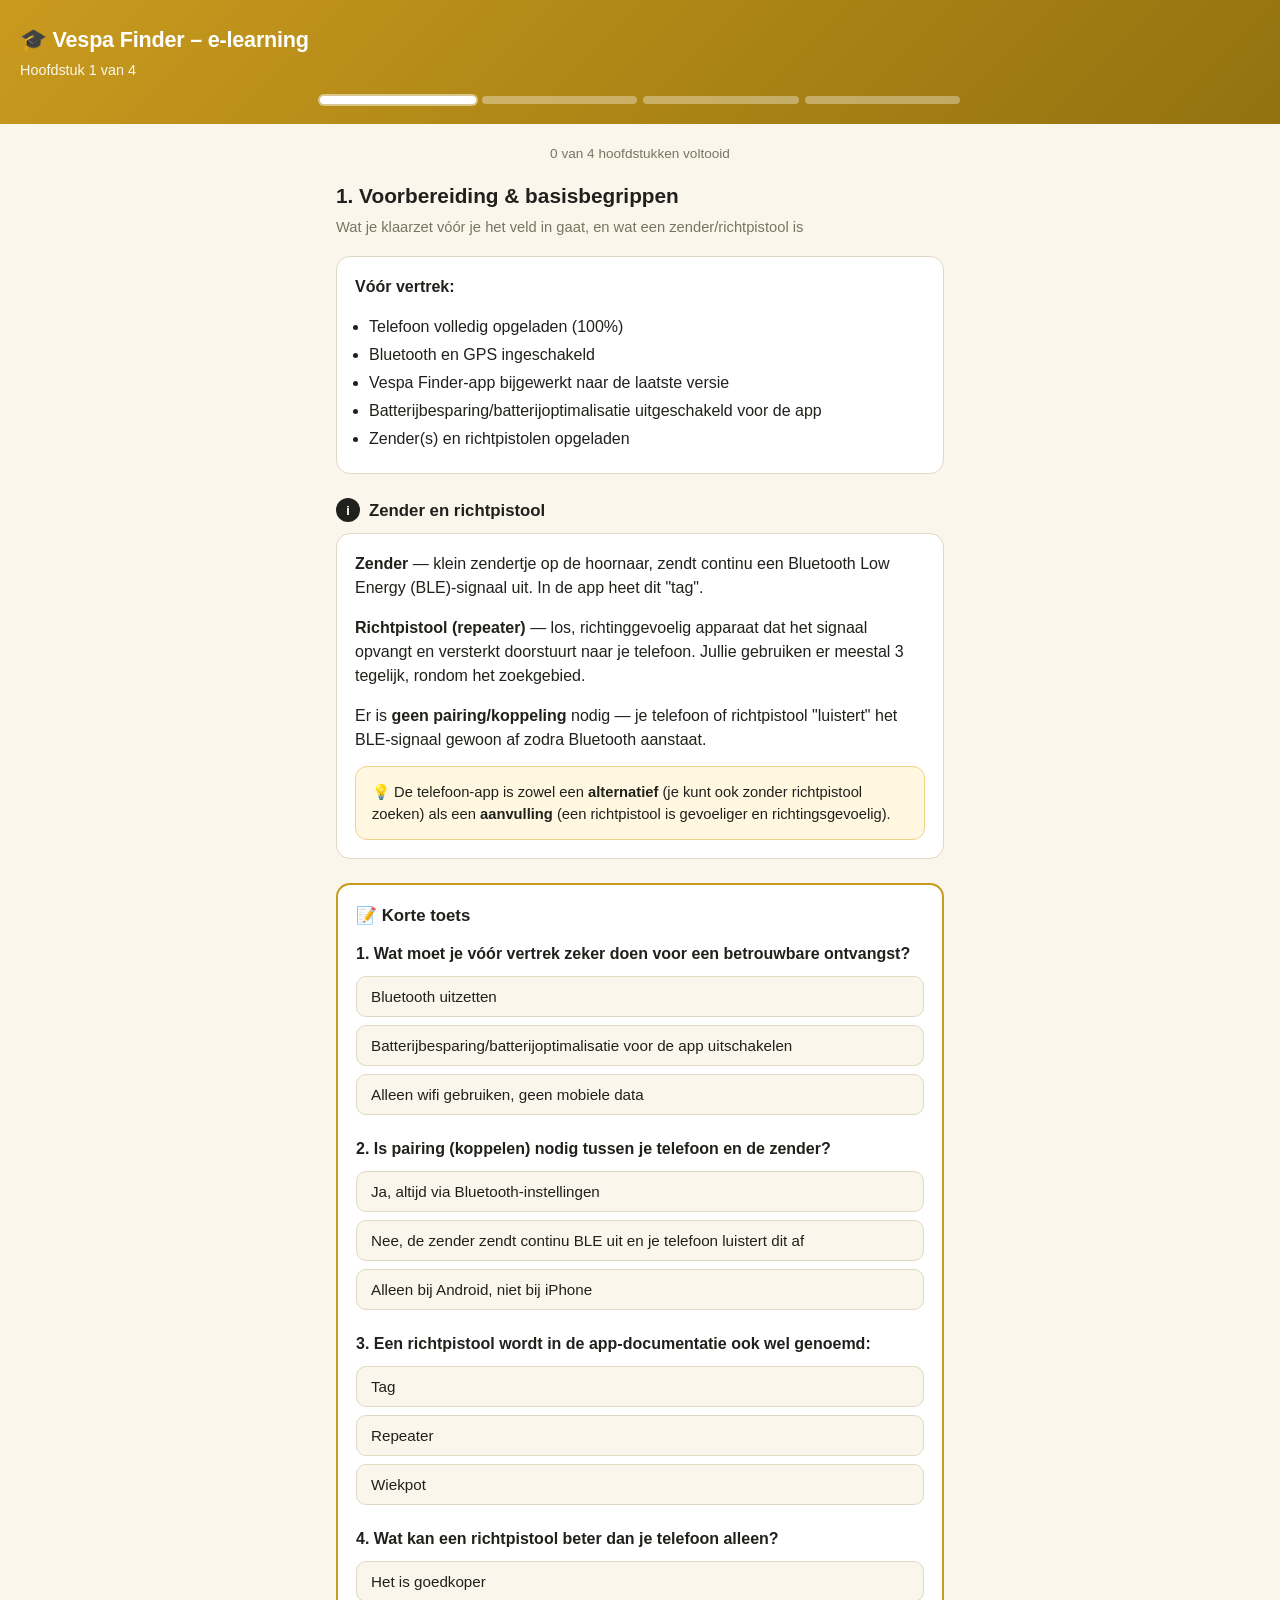
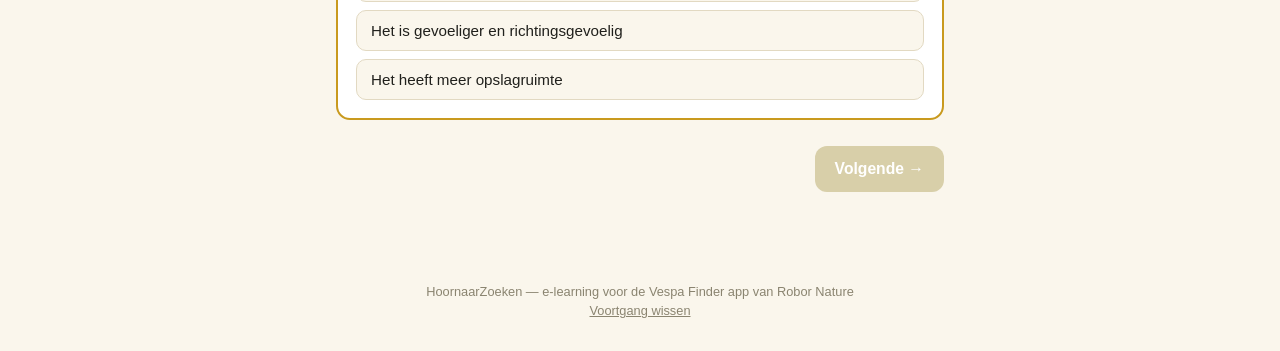
<file: e-learning-vespafinder.html>
<!-- Fix 231 -->
<!DOCTYPE html>
<html lang="nl">
<head>
<meta charset="UTF-8">
<meta name="viewport" content="width=device-width, initial-scale=1.0">
<title>Vespa Finder – e-learning</title>
<style>
  :root{
    --inkt:#20201c;
    --papier:#faf6ec;
    --goud:#c99a1e;
    --goud-donker:#93720f;
    --geel:#f2b400;
    --blauw:#2f7dd1;
    --oranje:#e06a1c;
    --rood:#c0392b;
    --groen:#3a8c4a;
    --lijn:#e2d9c2;
  }
  *{box-sizing:border-box;}
  body{
    margin:0;
    background:var(--papier);
    color:var(--inkt);
    font-family:-apple-system,BlinkMacSystemFont,"Segoe UI",Roboto,Arial,sans-serif;
    line-height:1.5;
  }
  header{
    background:linear-gradient(135deg,var(--goud) 0%, var(--goud-donker) 100%);
    color:#fff;
    padding:24px 20px 20px;
    position:sticky;top:0;z-index:5;
  }
  header h1{margin:0 0 4px;font-size:1.35rem;letter-spacing:-0.01em;}
  header p{margin:0 0 14px;opacity:.92;font-size:.9rem;}

  .stepper{display:flex;gap:6px;max-width:640px;margin:0 auto;}
  .stap{
    flex:1;height:8px;border-radius:5px;
    background:rgba(255,255,255,.35);
    cursor:pointer;
    position:relative;
  }
  .stap.klaar{background:#fff;}
  .stap.actief{background:#fff;box-shadow:0 0 0 2px rgba(255,255,255,.5);}

  main{max-width:640px;margin:0 auto;padding:20px 16px 70px;}

  .voortgangtekst{font-size:.85rem;color:#7a7460;margin-bottom:16px;text-align:center;}

  .hoofdstuk{display:none;}
  .hoofdstuk.actief{display:block;animation:fade .25s ease;}
  @keyframes fade{from{opacity:0;transform:translateY(6px);}to{opacity:1;transform:translateY(0);}}

  .hoofdstuk h2.titel{font-size:1.3rem;margin:0 0 4px;}
  .hoofdstuk .sub{font-size:.92rem;color:#7a7460;margin:0 0 18px;}

  section{margin-bottom:24px;}
  h3{font-size:1.05rem;margin:0 0 10px;display:flex;align-items:center;gap:9px;}
  h3 .nr{
    background:var(--inkt);color:#fff;width:24px;height:24px;border-radius:50%;
    display:inline-flex;align-items:center;justify-content:center;font-size:.8rem;flex-shrink:0;
  }
  .kaart{background:#fff;border:1px solid var(--lijn);border-radius:14px;padding:18px;}
  .kaart img{width:100%;border-radius:10px;border:1px solid var(--lijn);}
  .kaart img + p, .kaart p + img{margin-top:12px;}
  ul.check{margin:0 0 0 -6px;padding-left:20px;}
  ul.check li{margin:4px 0;}
  .tip{background:#fff7e0;border:1px solid #ecd48a;border-radius:12px;padding:14px 16px;font-size:.92rem;margin-top:14px;}

  .rij{display:flex;align-items:center;gap:16px;padding:12px 0;border-bottom:1px solid var(--lijn);}
  .rij:last-child{border-bottom:none;}
  .voorbeeld{flex-shrink:0;width:56px;display:flex;align-items:center;justify-content:center;}
  .bal{width:40px;height:40px;border-radius:50%;background:var(--geel);display:flex;align-items:center;justify-content:center;color:#fff;font-weight:700;font-size:1rem;box-shadow:0 1px 3px rgba(0,0,0,.2);}
  .bal.lokaal{border:4px solid var(--geel);background:var(--oranje);}
  .bal.afstand{border:4px solid var(--blauw);background:var(--oranje);}
  .driehoek{width:0;height:0;border-left:20px solid transparent;border-right:20px solid transparent;border-bottom:36px solid var(--oranje);position:relative;}
  .driehoek::after{content:"8";position:absolute;top:14px;left:-6px;color:#fff;font-weight:700;font-size:.85rem;}
  .uitleg strong{display:block;font-size:.98rem;margin-bottom:2px;}
  .uitleg span{font-size:.9rem;color:#4a4638;}

  /* Toets */
  .toets{background:#fff;border:2px solid var(--goud);border-radius:14px;padding:18px;}
  .toets h3{margin-bottom:14px;}
  .vraag{margin-bottom:22px;}
  .vraag:last-child{margin-bottom:0;}
  .vraag p.tekst{font-weight:600;margin:0 0 10px;}
  .opties{display:flex;flex-direction:column;gap:8px;}
  .optie{
    text-align:left;background:var(--papier);border:1.5px solid var(--lijn);border-radius:10px;
    padding:11px 14px;font-size:.95rem;cursor:pointer;color:var(--inkt);
    font-family:inherit;
  }
  .optie:disabled{cursor:default;}
  .optie.goed{background:#e5f3e7;border-color:var(--groen);color:#215c2c;font-weight:600;}
  .optie.fout{background:#fdecea;border-color:var(--rood);color:#8c2c22;}
  .optie.gemist{border-color:var(--groen);border-style:dashed;}
  .feedback{font-size:.85rem;margin-top:6px;color:#4a4638;}

  .navigatie{display:flex;justify-content:space-between;gap:10px;margin-top:26px;}
  .btn{
    border:none;border-radius:12px;padding:13px 20px;font-size:.98rem;font-weight:700;
    cursor:pointer;font-family:inherit;
  }
  .btn.primair{background:var(--goud-donker);color:#fff;}
  .btn.primair:disabled{background:#d8cfa9;cursor:not-allowed;}
  .btn.secundair{background:#fff;border:1.5px solid var(--lijn);color:var(--inkt);}

  .badge-voltooid{
    display:inline-flex;align-items:center;gap:6px;background:#e5f3e7;color:#215c2c;
    border-radius:20px;padding:4px 12px;font-size:.82rem;font-weight:600;margin-bottom:14px;
  }

  .afronding{text-align:center;padding:30px 10px;}
  .afronding .emoji{font-size:3rem;margin-bottom:10px;}
  .afronding h2{font-size:1.4rem;margin:0 0 8px;}
  .scorebord{
    display:flex;justify-content:center;gap:18px;margin:20px 0;flex-wrap:wrap;
  }
  .scorebord .item{background:#fff;border:1px solid var(--lijn);border-radius:12px;padding:12px 18px;min-width:110px;}
  .scorebord .item .getal{font-size:1.5rem;font-weight:700;color:var(--goud-donker);}
  .scorebord .item .label{font-size:.8rem;color:#7a7460;}

  footer{text-align:center;font-size:.8rem;color:#8a8470;padding:20px 16px 30px;}
  .reset-link{background:none;border:none;color:#8a8470;text-decoration:underline;font-size:.8rem;cursor:pointer;font-family:inherit;}
</style>
</head>
<body>

<header>
  <h1>🎓 Vespa Finder – e-learning</h1>
  <p id="voortgang-header">Hoofdstuk 1 van 4</p>
  <div class="stepper" id="stepper"></div>
</header>

<main>
  <div class="voortgangtekst" id="voortgangtekst"></div>
  <div id="hoofdstukken"></div>

  <div class="afronding" id="afronding" style="display:none;">
    <div class="emoji">🏆</div>
    <h2>Gefeliciteerd, module voltooid!</h2>
    <p>Je hebt alle hoofdstukken van de Vespa Finder e-learning doorlopen.</p>
    <div class="scorebord" id="scorebord"></div>
    <button class="btn secundair" onclick="opnieuwBeginnen()">Opnieuw beginnen</button>
  </div>
</main>

<footer>
  HoornaarZoeken — e-learning voor de Vespa Finder app van Robor Nature<br>
  <button class="reset-link" onclick="opnieuwBeginnen()">Voortgang wissen</button>
</footer>

<script>
const HOOFDSTUKKEN = [
{
  titel: "1. Voorbereiding & basisbegrippen",
  sub: "Wat je klaarzet vóór je het veld in gaat, en wat een zender/richtpistool is",
  inhoud: `
    <section>
      <div class="kaart">
        <p style="margin-top:0;"><strong>Vóór vertrek:</strong></p>
        <ul class="check">
          <li>Telefoon volledig opgeladen (100%)</li>
          <li>Bluetooth en GPS ingeschakeld</li>
          <li>Vespa Finder-app bijgewerkt naar de laatste versie</li>
          <li>Batterijbesparing/batterijoptimalisatie uitgeschakeld voor de app</li>
          <li>Zender(s) en richtpistolen opgeladen</li>
        </ul>
      </div>
    </section>
    <section>
      <h3><span class="nr">i</span> Zender en richtpistool</h3>
      <div class="kaart">
        <p style="margin-top:0;"><strong>Zender</strong> — klein zendertje op de hoornaar, zendt continu een Bluetooth Low Energy (BLE)-signaal uit. In de app heet dit "tag".</p>
        <p><strong>Richtpistool (repeater)</strong> — los, richtinggevoelig apparaat dat het signaal opvangt en versterkt doorstuurt naar je telefoon. Jullie gebruiken er meestal 3 tegelijk, rondom het zoekgebied.</p>
        <p style="margin-bottom:0;">Er is <strong>geen pairing/koppeling</strong> nodig — je telefoon of richtpistool "luistert" het BLE-signaal gewoon af zodra Bluetooth aanstaat.</p>
        <div class="tip">💡 De telefoon-app is zowel een <strong>alternatief</strong> (je kunt ook zonder richtpistool zoeken) als een <strong>aanvulling</strong> (een richtpistool is gevoeliger en richtingsgevoelig).</div>
      </div>
    </section>
  `,
  toets: [
    {
      vraag: "Wat moet je vóór vertrek zeker doen voor een betrouwbare ontvangst?",
      opties: ["Bluetooth uitzetten", "Batterijbesparing/batterijoptimalisatie voor de app uitschakelen", "Alleen wifi gebruiken, geen mobiele data"],
      goed: 1,
      uitleg: "Batterijbesparing kan de app op de achtergrond beperken, waardoor je signalen mist."
    },
    {
      vraag: "Is pairing (koppelen) nodig tussen je telefoon en de zender?",
      opties: ["Ja, altijd via Bluetooth-instellingen", "Nee, de zender zendt continu BLE uit en je telefoon luistert dit af", "Alleen bij Android, niet bij iPhone"],
      goed: 1,
      uitleg: "Er is geen traditionele Bluetooth-koppeling nodig, zoals bij oordopjes."
    },
    {
      vraag: "Een richtpistool wordt in de app-documentatie ook wel genoemd:",
      opties: ["Tag", "Repeater", "Wiekpot"],
      goed: 1,
      uitleg: "Repeater = richtpistool: hetzelfde apparaat, twee namen."
    },
    {
      vraag: "Wat kan een richtpistool beter dan je telefoon alleen?",
      opties: ["Het is goedkoper", "Het is gevoeliger en richtingsgevoelig", "Het heeft meer opslagruimte"],
      goed: 1,
      uitleg: "Een richtpistool versterkt en richt het signaal, wat de peiling nauwkeuriger maakt."
    }
  ]
},
{
  titel: "2. Instellingen",
  sub: "De belangrijkste opties onder het tandwiel-icoon",
  inhoud: `
    <section>
      <h3><span class="nr">1</span> Algemeen & kaart</h3>
      <div class="kaart">
        <img src="images/handleiding/instellingen-algemeen.jpg" alt="Instellingen Algemeen">
        <p><strong>Batterijoptimalisatie uitschakelen</strong> voorkomt gemiste signalen tijdens het zoeken.</p>
        <p style="margin-bottom:0;">Bij <strong>Kaart</strong> stel je o.a. kaarttype, offline kaarten en cirkel tekenen in.</p>
      </div>
    </section>
    <section>
      <h3><span class="nr">2</span> Repeaters & oriëntatie</h3>
      <div class="kaart">
        <img src="images/handleiding/instellingen-repeaters.jpg" alt="Instellingen Repeaters en Oriëntatie">
        <p style="margin-bottom:0;">Bij <strong>Oriëntatie</strong> kies je hoe je richtpistolen zijn opgesteld: <strong>T</strong> (bv. autodak), <strong>Ster</strong> (drie richtingen), of <strong>Vork</strong> (V-vorm, bv. op de fiets).</p>
      </div>
    </section>
    <section>
      <h3><span class="nr">3</span> Online Sync</h3>
      <div class="kaart">
        <img src="images/handleiding/online-sync-uitleg.jpg" alt="Online Sync uitleg">
        <p style="margin:0;">Deelt zenderlocaties real-time met je team — verklaart de blauwe rand rond balletjes van teamgenoten (zie hoofdstuk 3).</p>
      </div>
    </section>
  `,
  toets: [
    {
      vraag: "Waarom batterijoptimalisatie uitschakelen voor de app?",
      opties: ["Voor een langere batterijduur van je telefoon", "Anders beperkt de telefoon de achtergrondactiviteit → zwakkere ontvangst", "Om sneller kaarten te downloaden"],
      goed: 1,
      uitleg: "Achtergrondbeperking kan signalen missen tijdens het zoeken."
    },
    {
      vraag: "Welke drie repeater-oriëntaties kun je kiezen?",
      opties: ["Lijn / Cirkel / Kruis", "T / Ster / Vork", "Boven / Onder / Zijkant"],
      goed: 1,
      uitleg: "T, Ster en Vork zijn de drie fysieke opstellingen voor je richtpistolen."
    },
    {
      vraag: "Wat doet Online Sync?",
      opties: ["Downloadt offline kaarten", "Deelt zenderlocaties real-time met je team", "Verhoogt de signaalsterkte van je zender"],
      goed: 1,
      uitleg: "Online Sync zorgt dat je ook waarnemingen van teamgenoten ziet."
    }
  ]
},
{
  titel: "3. De kaart lezen tijdens zenderactie",
  sub: "Balletjes, driehoekjes, kleuren en signaalsterkte",
  inhoud: `
    <section>
      <h3><span class="nr">1</span> Vorm van het balletje</h3>
      <div class="kaart">
        <div class="rij">
          <div class="voorbeeld"><div class="bal">1</div></div>
          <div class="uitleg"><strong>Rond balletje</strong><span>Signaal rechtstreeks van de zender.</span></div>
        </div>
        <div class="rij">
          <div class="voorbeeld"><div class="driehoek"></div></div>
          <div class="uitleg"><strong>Driehoek</strong><span>Signaal doorgestuurd via een repeater.</span></div>
        </div>
      </div>
    </section>
    <section>
      <h3><span class="nr">2</span> Kleur van de rand</h3>
      <div class="kaart">
        <div class="rij">
          <div class="voorbeeld"><div class="bal lokaal">6</div></div>
          <div class="uitleg"><strong>Gele rand</strong><span>Lokaal opgevangen door jouw telefoon.</span></div>
        </div>
        <div class="rij">
          <div class="voorbeeld"><div class="bal afstand">6</div></div>
          <div class="uitleg"><strong>Blauwe rand</strong><span>Ontvangen via Online Sync van een teamgenoot.</span></div>
        </div>
        <div class="tip">💡 Een dikke rand = het meest recente signaal.</div>
      </div>
    </section>
    <section>
      <h3><span class="nr">3</span> Nummer, kleur en signaal</h3>
      <div class="kaart">
        <p style="margin-top:0;"><strong>Nummer</strong> = volgorde van waarneming, <strong>1 is meest recent</strong> (niet de signaalsterkte).</p>
        <p><strong>Vulkleur</strong> = de markeerkleur die je zelf koos bij registratie.</p>
        <p style="margin-bottom:0;"><strong>Signaal</strong> in dB/%: hoe dichter bij <strong>0 dB</strong>, hoe sterker.</p>
      </div>
    </section>
  `,
  toets: [
    {
      vraag: "Wat betekent een driehoekje op de kaart?",
      opties: ["Direct signaal van de zender", "Signaal doorgestuurd via een repeater", "De hoornaar zit op die exacte plek"],
      goed: 1,
      uitleg: "Rond = direct, driehoek = via repeater doorgestuurd."
    },
    {
      vraag: "Wat betekent een blauwe rand om een balletje?",
      opties: ["Signaal lokaal ontvangen door jouw telefoon", "Signaal via Online Sync van een teamgenoot ontvangen", "De zender heeft een zwakke batterij"],
      goed: 1,
      uitleg: "Blauw = op afstand ontvangen; geel = lokaal door jezelf ontvangen."
    },
    {
      vraag: "Wat geeft het nummer op het balletje aan?",
      opties: ["De signaalsterkte in dB", "De volgorde van waarneming — 1 is meest recent", "Het aantal keer dat de zender is opgeladen"],
      goed: 1,
      uitleg: "Het nummer zegt niets over signaalsterkte, alleen over de volgorde."
    },
    {
      vraag: "Waar staat de vulkleur (bv. rood/oranje) van het balletje voor?",
      opties: ["Het batterijniveau van de zender", "De markeerkleur die je zelf koos bij registratie", "De afstand tot het nest"],
      goed: 1,
      uitleg: "Dit is de kleur verf/stift waarmee de hoornaar fysiek gemarkeerd is."
    },
    {
      vraag: "Hoe lees je de signaalsterkte in dB?",
      opties: ["Hoe dichter bij 0 dB, hoe sterker het signaal", "Hoe dichter bij -100 dB, hoe sterker het signaal", "Het maakt niet uit, alleen het percentage telt"],
      goed: 0,
      uitleg: "-100 dB / 0% betekent nagenoeg geen signaal."
    }
  ]
},
{
  titel: "4. Een hoornaar registreren",
  sub: "Via \"Nieuwe Voorspelling\", zodra je een gemarkeerde hoornaar spot",
  inhoud: `
    <section>
      <div class="kaart">
        <img src="images/handleiding/context-menu.jpg" alt="Menu op de kaart">
        <p style="margin-top:0;">Tik en houd vast op de kaart, kies <strong>"Nieuwe Voorspelling"</strong>.</p>
        <img src="images/handleiding/nieuwe-voorspelling-kleur.jpg" alt="Formulier Nieuwe Voorspelling">
        <p><strong>Naam</strong>, <strong>markeerkleur</strong> en de <strong>positie van de wiekpot</strong> (breedte-/lengtegraad) vul je in.</p>
        <img src="images/handleiding/vliegrichting-gewicht.jpg" alt="Terugkeertijd en vliegrichting">
        <p style="margin-bottom:0;"><strong>Terugkeertijd</strong>, <strong>vliegrichting</strong> en optioneel <strong>gewicht</strong> en <strong>temperatuur</strong>.</p>
      </div>
    </section>
  `,
  toets: [
    {
      vraag: "Via welk menu start je een nieuwe registratie?",
      opties: ["Instellingen → Repeaters", "Lang indrukken op de kaart → \"Nieuwe Voorspelling\"", "De knop 'Legenda'"],
      goed: 1,
      uitleg: "Tik en houd vast op de kaart om het menu te openen."
    },
    {
      vraag: "Wat vul je in bij 'Positie Wiekpot'?",
      opties: ["Breedte- en lengtegraad", "Alleen een postcode", "De naam van de straat"],
      goed: 0,
      uitleg: "Je kunt je huidige positie gebruiken of coördinaten plakken."
    },
    {
      vraag: "Welke gegevens zijn optioneel bij de registratie?",
      opties: ["Naam en markeerkleur", "Gewicht en buitentemperatuur", "Positie van de wiekpot"],
      goed: 1,
      uitleg: "Gewicht (mg) en temperatuur (°C) zijn optionele velden."
    }
  ]
}
];

let voortgang = JSON.parse(localStorage.getItem('vespaElearningVoortgang') || '{}');
let huidigHoofdstuk = voortgang.huidig || 0;
if(!voortgang.antwoorden) voortgang.antwoorden = {};
if(!voortgang.voltooid) voortgang.voltooid = [];

function bewaar(){
  voortgang.huidig = huidigHoofdstuk;
  localStorage.setItem('vespaElearningVoortgang', JSON.stringify(voortgang));
}

function bouwStepper(){
  const el = document.getElementById('stepper');
  el.innerHTML = '';
  HOOFDSTUKKEN.forEach((h,i)=>{
    const d = document.createElement('div');
    d.className = 'stap' + (voortgang.voltooid.includes(i) ? ' klaar' : '') + (i===huidigHoofdstuk ? ' actief' : '');
    d.onclick = () => { huidigHoofdstuk = i; render(); };
    el.appendChild(d);
  });
}

function bouwHoofdstuk(i){
  const h = HOOFDSTUKKEN[i];
  const wrap = document.createElement('div');
  wrap.className = 'hoofdstuk' + (i===huidigHoofdstuk ? ' actief' : '');
  wrap.id = 'hfst-' + i;

  const klaar = voortgang.voltooid.includes(i);
  wrap.innerHTML = `
    ${klaar ? '<div class="badge-voltooid">✅ Voltooid</div>' : ''}
    <h2 class="titel">${h.titel}</h2>
    <p class="sub">${h.sub}</p>
    ${h.inhoud}
    <div class="toets" id="toets-${i}">
      <h3>📝 Korte toets</h3>
      <div id="vragen-${i}"></div>
    </div>
    <div class="navigatie">
      <button class="btn secundair" ${i===0 ? 'disabled style="visibility:hidden;"' : ''} onclick="vorige()">← Vorige</button>
      <button class="btn primair" id="volgende-${i}" onclick="volgende(${i})" ${klaar ? '' : 'disabled'}>${i===HOOFDSTUKKEN.length-1 ? 'Afronden' : 'Volgende →'}</button>
    </div>
  `;
  return wrap;
}

function bouwVragen(i){
  const h = HOOFDSTUKKEN[i];
  const container = document.getElementById('vragen-' + i);
  if(!container) return;
  container.innerHTML = '';
  const antwoorden = voortgang.antwoorden[i] || {};

  h.toets.forEach((v, qi) => {
    const div = document.createElement('div');
    div.className = 'vraag';
    const beantwoord = antwoorden[qi] !== undefined;
    let optiesHtml = '';
    v.opties.forEach((o, oi) => {
      let klasse = 'optie';
      if(beantwoord){
        if(oi === v.goed) klasse += ' goed';
        else if(oi === antwoorden[qi]) klasse += ' fout';
      }
      optiesHtml += `<button class="${klasse}" ${beantwoord ? 'disabled' : ''} onclick="beantwoord(${i},${qi},${oi})">${o}</button>`;
    });
    div.innerHTML = `
      <p class="tekst">${qi+1}. ${v.vraag}</p>
      <div class="opties">${optiesHtml}</div>
      ${beantwoord ? `<p class="feedback">${antwoorden[qi]===v.goed ? '✔️ Goed! ' : '❌ Niet helemaal. '}${v.uitleg}</p>` : ''}
    `;
    container.appendChild(div);
  });

  checkHoofdstukKlaar(i);
}

function beantwoord(hi, qi, oi){
  if(!voortgang.antwoorden[hi]) voortgang.antwoorden[hi] = {};
  voortgang.antwoorden[hi][qi] = oi;
  bewaar();
  bouwVragen(hi);
}

function checkHoofdstukKlaar(i){
  const h = HOOFDSTUKKEN[i];
  const antwoorden = voortgang.antwoorden[i] || {};
  const alleBeantwoord = h.toets.every((v, qi) => antwoorden[qi] !== undefined);
  const knop = document.getElementById('volgende-' + i);
  if(alleBeantwoord){
    if(!voortgang.voltooid.includes(i)) voortgang.voltooid.push(i);
    bewaar();
    if(knop) knop.disabled = false;
    const badgeCheck = document.querySelector('#hfst-' + i + ' .badge-voltooid');
    if(!badgeCheck){
      const titel = document.querySelector('#hfst-' + i + ' .titel');
      const badge = document.createElement('div');
      badge.className = 'badge-voltooid';
      badge.textContent = '✅ Voltooid';
      titel.parentNode.insertBefore(badge, titel);
    }
  } else if(knop){
    knop.disabled = true;
  }
  bouwStepper();
}

function volgende(i){
  if(i === HOOFDSTUKKEN.length - 1){
    toonAfronding();
  } else {
    huidigHoofdstuk = i + 1;
    render();
  }
}
function vorige(){
  huidigHoofdstuk = Math.max(0, huidigHoofdstuk - 1);
  render();
}

function toonAfronding(){
  document.getElementById('hoofdstukken').style.display = 'none';
  document.getElementById('voortgangtekst').style.display = 'none';
  const afronding = document.getElementById('afronding');
  afronding.style.display = 'block';

  let totaalGoed = 0, totaalVragen = 0;
  HOOFDSTUKKEN.forEach((h, i) => {
    const antwoorden = voortgang.antwoorden[i] || {};
    h.toets.forEach((v, qi) => {
      totaalVragen++;
      if(antwoorden[qi] === v.goed) totaalGoed++;
    });
  });

  document.getElementById('scorebord').innerHTML = `
    <div class="item"><div class="getal">${voortgang.voltooid.length}/${HOOFDSTUKKEN.length}</div><div class="label">hoofdstukken</div></div>
    <div class="item"><div class="getal">${totaalGoed}/${totaalVragen}</div><div class="label">goede antwoorden</div></div>
  `;
  document.getElementById('voortgang-header').textContent = 'Module voltooid 🎉';
}

function opnieuwBeginnen(){
  if(!confirm('Weet je zeker dat je je voortgang wilt wissen?')) return;
  localStorage.removeItem('vespaElearningVoortgang');
  voortgang = {antwoorden:{}, voltooid:[]};
  huidigHoofdstuk = 0;
  document.getElementById('hoofdstukken').style.display = 'block';
  document.getElementById('voortgangtekst').style.display = 'block';
  document.getElementById('afronding').style.display = 'none';
  render();
}

function render(){
  bewaar();
  const container = document.getElementById('hoofdstukken');
  container.innerHTML = '';
  HOOFDSTUKKEN.forEach((h, i) => {
    if(i === huidigHoofdstuk){
      container.appendChild(bouwHoofdstuk(i));
    }
  });
  bouwVragen(huidigHoofdstuk);
  bouwStepper();
  document.getElementById('voortgang-header').textContent = `Hoofdstuk ${huidigHoofdstuk+1} van ${HOOFDSTUKKEN.length}`;
  document.getElementById('voortgangtekst').textContent = `${voortgang.voltooid.length} van ${HOOFDSTUKKEN.length} hoofdstukken voltooid`;
  window.scrollTo({top:0, behavior:'instant'});
}

if(voortgang.voltooid.length === HOOFDSTUKKEN.length){
  bouwStepper();
  toonAfronding();
} else {
  render();
}
</script>

</body>
</html>
</file>
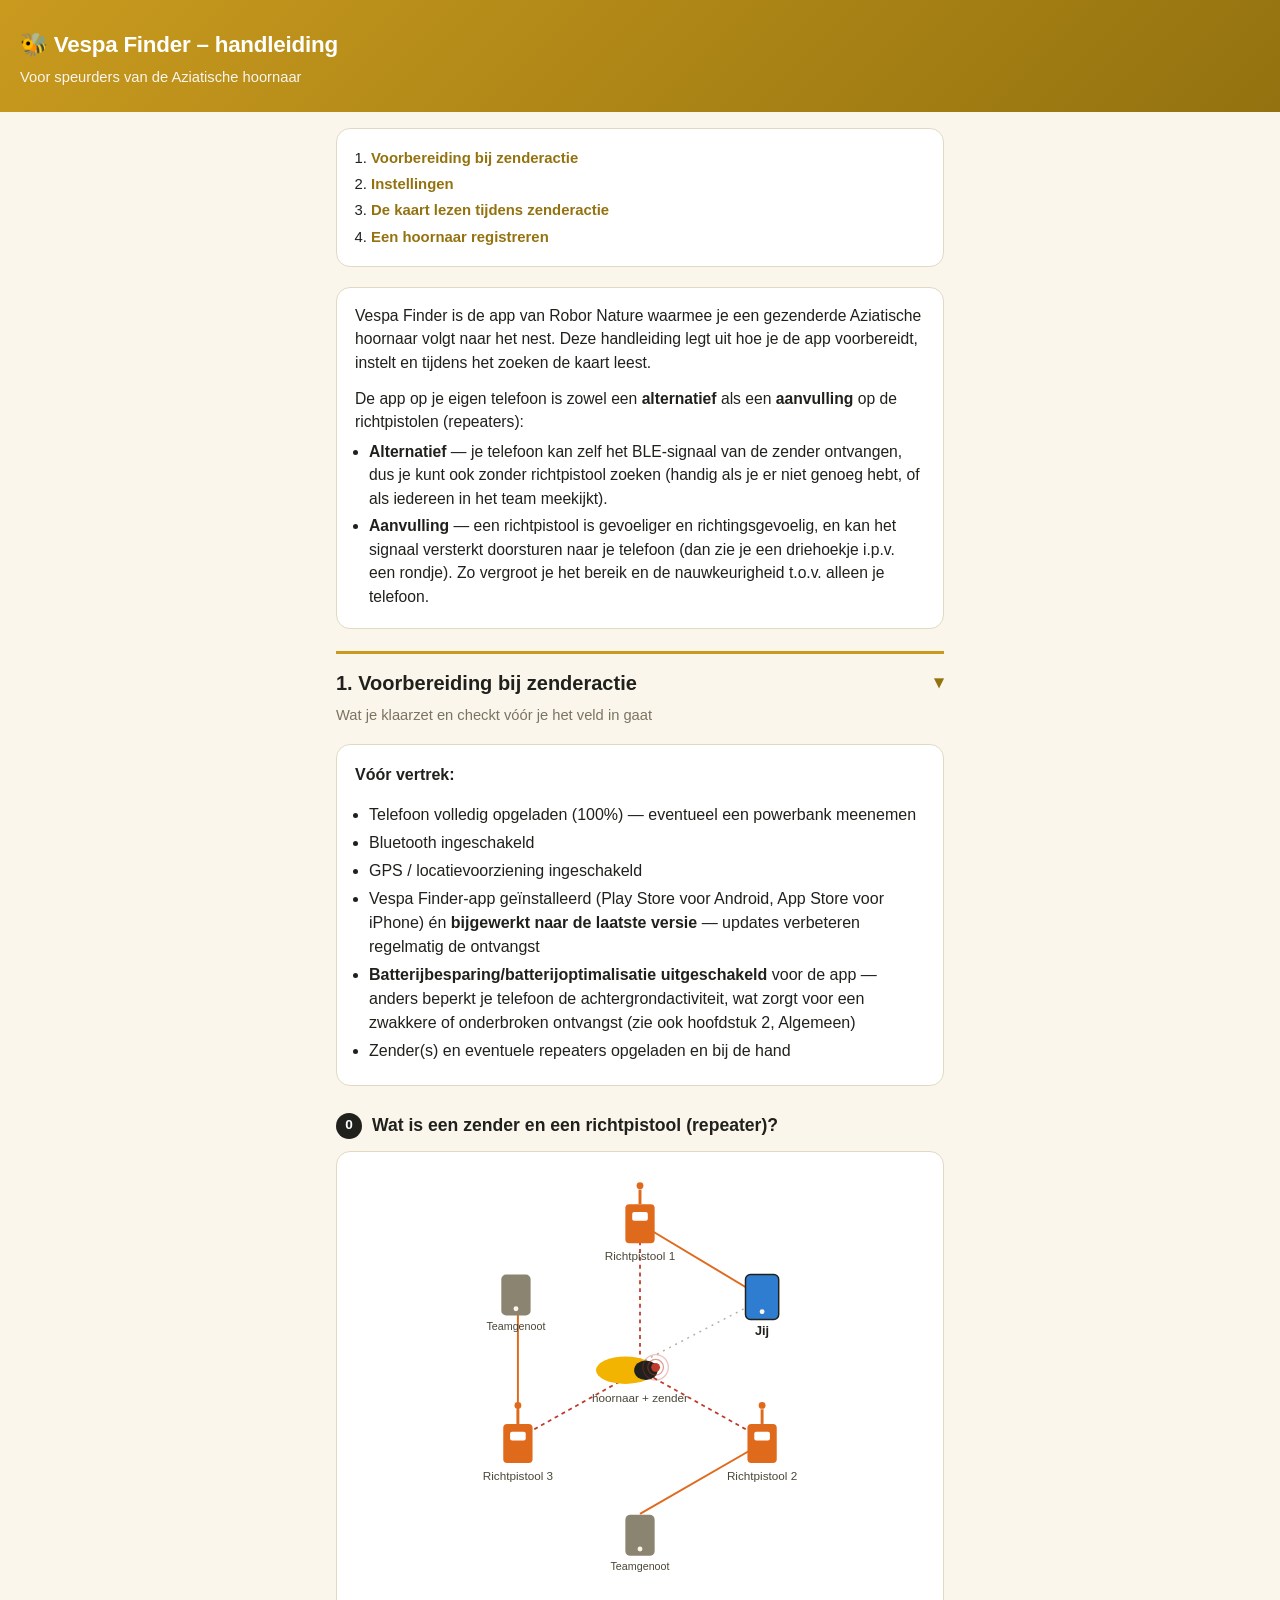
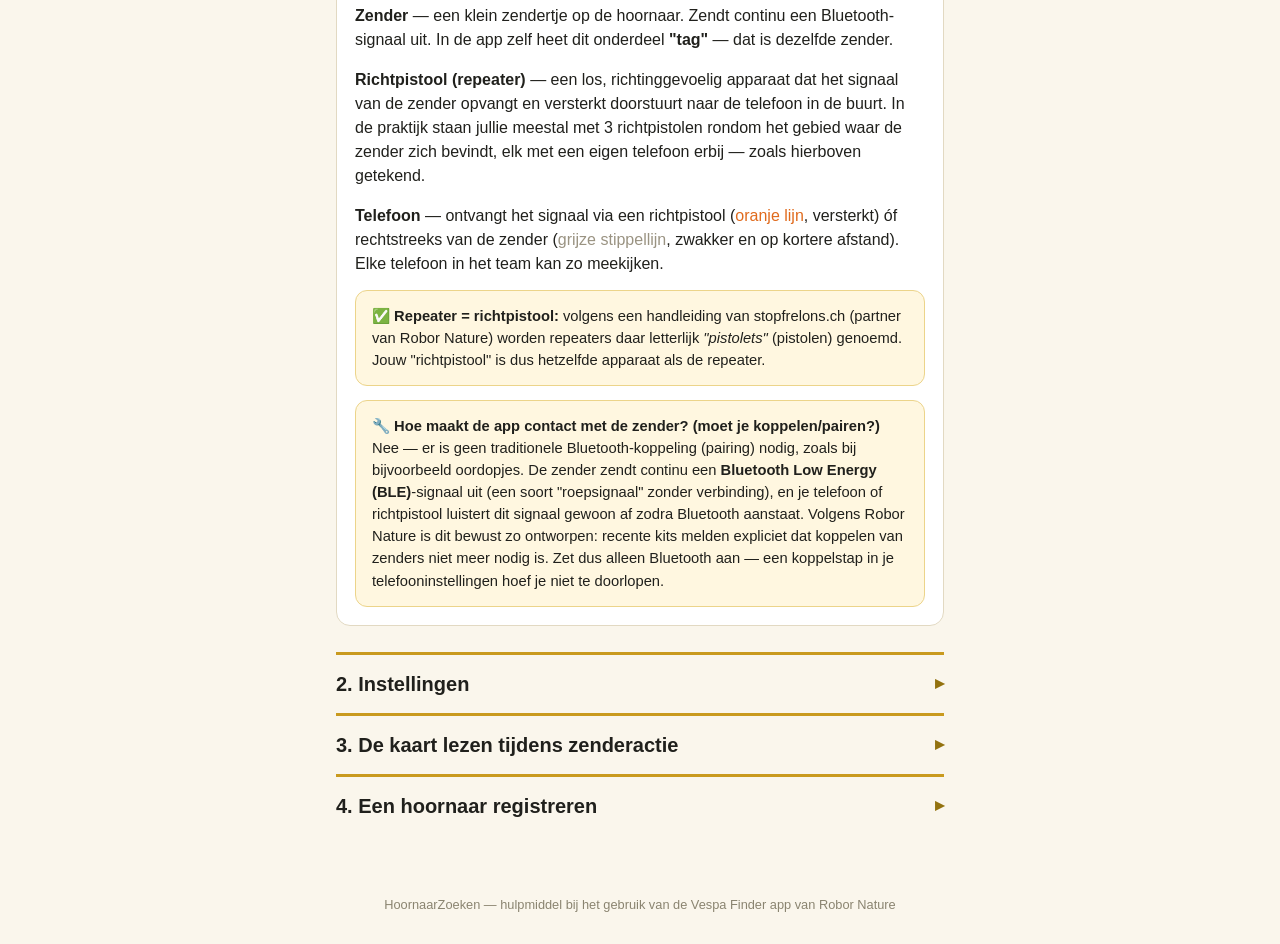
<file: handleiding-vespafinder.html>
<!-- Fix 230 -->
<!DOCTYPE html>
<html lang="nl">
<head>
<meta charset="UTF-8">
<meta name="viewport" content="width=device-width, initial-scale=1.0">
<title>Vespa Finder – handleiding</title>
<style>
  :root{
    --inkt:#20201c;
    --papier:#faf6ec;
    --goud:#c99a1e;
    --goud-donker:#93720f;
    --geel:#f2b400;
    --blauw:#2f7dd1;
    --oranje:#e06a1c;
    --rood:#c0392b;
    --lijn:#e2d9c2;
  }
  *{box-sizing:border-box;}
  body{
    margin:0;
    background:var(--papier);
    color:var(--inkt);
    font-family:-apple-system,BlinkMacSystemFont,"Segoe UI",Roboto,Arial,sans-serif;
    line-height:1.5;
  }
  header{
    background:linear-gradient(135deg,var(--goud) 0%, var(--goud-donker) 100%);
    color:#fff;
    padding:28px 20px 24px;
    position:sticky;top:0;z-index:5;
  }
  header h1{
    margin:0 0 4px;
    font-size:1.4rem;
    letter-spacing:-0.01em;
  }
  header p{
    margin:0;
    opacity:.92;
    font-size:.92rem;
  }
  nav.inhoud{
    max-width:640px;
    margin:0 auto;
    padding:16px 16px 0;
  }
  nav.inhoud ol{
    background:#fff;
    border:1px solid var(--lijn);
    border-radius:14px;
    padding:14px 18px 14px 34px;
    margin:0;
    font-size:.93rem;
  }
  nav.inhoud li{margin:4px 0;}
  nav.inhoud a{color:var(--goud-donker);text-decoration:none;font-weight:600;}
  main{
    max-width:640px;
    margin:0 auto;
    padding:20px 16px 60px;
  }
  .intro{
    background:#fff;
    border:1px solid var(--lijn);
    border-radius:14px;
    padding:16px 18px;
    margin-bottom:22px;
    font-size:.98rem;
  }
  details.hoofdstuk{
    margin:0 0 8px;
    padding-top:12px;
    border-top:3px solid var(--goud);
  }
  details.hoofdstuk:first-of-type{margin-top:6px;}
  summary.hoofdstuk-summary{
    font-size:1.25rem;
    font-weight:700;
    cursor:pointer;
    list-style:none;
    display:flex;
    align-items:center;
    justify-content:space-between;
    padding:2px 0 6px;
    scroll-margin-top:90px;
  }
  summary.hoofdstuk-summary::-webkit-details-marker{display:none;}
  summary.hoofdstuk-summary::after{
    content:"▸";
    font-size:1.1rem;
    color:var(--goud-donker);
    transition:transform .2s;
    margin-left:10px;
    flex-shrink:0;
  }
  details.hoofdstuk[open] > summary.hoofdstuk-summary::after{transform:rotate(90deg);}
  .hoofdstuk-inhoud{padding-bottom:18px;}
  .hoofdstuk-sub{
    font-size:.92rem;
    color:#7a7460;
    margin:0 0 18px;
  }
  section{
    margin-bottom:26px;
  }
  section:last-child{margin-bottom:0;}
  h2{
    font-size:1.1rem;
    margin:0 0 12px;
    display:flex;
    align-items:center;
    gap:10px;
  }
  h2 .nr{
    background:var(--inkt);
    color:#fff;
    width:26px;height:26px;
    border-radius:50%;
    display:inline-flex;
    align-items:center;
    justify-content:center;
    font-size:.85rem;
    flex-shrink:0;
  }
  .kaart{
    background:#fff;
    border:1px solid var(--lijn);
    border-radius:14px;
    padding:18px;
  }
  .kaart img{width:100%;border-radius:10px;border:1px solid var(--lijn);}
  .kaart img + p, .kaart p + img{margin-top:12px;}
  .rij{
    display:flex;
    align-items:center;
    gap:16px;
    padding:12px 0;
    border-bottom:1px solid var(--lijn);
  }
  .rij:last-child{border-bottom:none;}
  .voorbeeld{flex-shrink:0;width:56px;display:flex;align-items:center;justify-content:center;}
  .bal{
    width:40px;height:40px;border-radius:50%;background:var(--geel);
    display:flex;align-items:center;justify-content:center;
    color:#fff;font-weight:700;font-size:1rem;box-shadow:0 1px 3px rgba(0,0,0,.2);
  }
  .bal.lokaal{border:4px solid var(--geel);background:var(--oranje);}
  .bal.afstand{border:4px solid var(--blauw);background:var(--oranje);}
  .driehoek{
    width:0;height:0;border-left:20px solid transparent;border-right:20px solid transparent;
    border-bottom:36px solid var(--oranje);position:relative;
  }
  .driehoek::after{content:"8";position:absolute;top:14px;left:-6px;color:#fff;font-weight:700;font-size:.85rem;}
  .uitleg strong{display:block;font-size:.98rem;margin-bottom:2px;}
  .uitleg span{font-size:.9rem;color:#4a4638;}
  .tip{
    background:#fff7e0;border:1px solid #ecd48a;border-radius:12px;
    padding:14px 16px;font-size:.92rem;margin-top:14px;
  }
  .tag-scherm{
    background:var(--inkt);color:#f5f0e0;border-radius:14px;padding:16px 18px;
    font-family:"Courier New",monospace;font-size:.95rem;
  }
  .tag-scherm .label{color:#c99a1e;font-weight:700;}
  .balken{display:flex;align-items:flex-end;gap:3px;height:26px;margin:10px 0;}
  .balken div{width:6px;background:#4a4638;border-radius:2px;}
  .balken div.aan{background:var(--geel);}
  .balken div:nth-child(1){height:25%;}
  .balken div:nth-child(2){height:50%;}
  .balken div:nth-child(3){height:70%;}
  .balken div:nth-child(4){height:100%;}
  .let-op{
    border-left:4px solid var(--rood);background:#fdecea;padding:12px 14px;
    border-radius:0 10px 10px 0;font-size:.9rem;margin-top:18px;
  }
  ul.check{margin:0 0 0 -6px;padding-left:20px;}
  ul.check li{margin:4px 0;}
  footer{text-align:center;font-size:.8rem;color:#8a8470;padding:0 16px 30px;}
</style>
</head>
<body>

<header>
  <h1>🐝 Vespa Finder – handleiding</h1>
  <p>Voor speurders van de Aziatische hoornaar</p>
</header>

<nav class="inhoud">
  <ol>
    <li><a href="#voorbereiding">Voorbereiding bij zenderactie</a></li>
    <li><a href="#instellingen">Instellingen</a></li>
    <li><a href="#kaartlezen">De kaart lezen tijdens zenderactie</a></li>
    <li><a href="#registreren">Een hoornaar registreren</a></li>
  </ol>
</nav>

<main>

  <div class="intro">
    Vespa Finder is de app van Robor Nature waarmee je een gezenderde Aziatische hoornaar volgt naar het nest. Deze handleiding legt uit hoe je de app voorbereidt, instelt en tijdens het zoeken de kaart leest.
    <p style="margin:12px 0 0;">De app op je eigen telefoon is zowel een <strong>alternatief</strong> als een <strong>aanvulling</strong> op de richtpistolen (repeaters):</p>
    <ul class="check" style="margin-top:6px;">
      <li><strong>Alternatief</strong> — je telefoon kan zelf het BLE-signaal van de zender ontvangen, dus je kunt ook zonder richtpistool zoeken (handig als je er niet genoeg hebt, of als iedereen in het team meekijkt).</li>
      <li><strong>Aanvulling</strong> — een richtpistool is gevoeliger en richtingsgevoelig, en kan het signaal versterkt doorsturen naar je telefoon (dan zie je een driehoekje i.p.v. een rondje). Zo vergroot je het bereik en de nauwkeurigheid t.o.v. alleen je telefoon.</li>
    </ul>
  </div>

  <!-- ================= HOOFDSTUK 1: VOORBEREIDING ================= -->
  <details class="hoofdstuk" id="voorbereiding" open>
    <summary class="hoofdstuk-summary">1. Voorbereiding bij zenderactie</summary>
    <div class="hoofdstuk-inhoud">
    <p class="hoofdstuk-sub">Wat je klaarzet en checkt vóór je het veld in gaat</p>

    <section>
      <div class="kaart">
        <p style="margin-top:0;"><strong>Vóór vertrek:</strong></p>
        <ul class="check">
          <li>Telefoon volledig opgeladen (100%) — eventueel een powerbank meenemen</li>
          <li>Bluetooth ingeschakeld</li>
          <li>GPS / locatievoorziening ingeschakeld</li>
          <li>Vespa Finder-app geïnstalleerd (Play Store voor Android, App Store voor iPhone) én <strong>bijgewerkt naar de laatste versie</strong> — updates verbeteren regelmatig de ontvangst</li>
          <li><strong>Batterijbesparing/batterijoptimalisatie uitgeschakeld</strong> voor de app — anders beperkt je telefoon de achtergrondactiviteit, wat zorgt voor een zwakkere of onderbroken ontvangst (zie ook hoofdstuk 2, Algemeen)</li>
          <li>Zender(s) en eventuele repeaters opgeladen en bij de hand</li>
        </ul>
      </div>
    </section>

    <section>
      <h2><span class="nr">0</span> Wat is een zender en een richtpistool (repeater)?</h2>
      <div class="kaart">
        <svg width="100%" height="420" viewBox="0 0 420 430" style="display:block;">
          <style>
            text{font-family:-apple-system,BlinkMacSystemFont,"Segoe UI",Roboto,Arial,sans-serif;fill:#4a4638;}
            .kop{font-weight:700;fill:#20201c;}
          </style>

          <!-- zender naar de 3 richtpistolen (rood gestippeld = direct signaal) -->
          <line x1="210" y1="205" x2="210" y2="70" stroke="#c0392b" stroke-width="1.8" stroke-dasharray="4 4"/>
          <line x1="210" y1="205" x2="330" y2="272" stroke="#c0392b" stroke-width="1.8" stroke-dasharray="4 4"/>
          <line x1="210" y1="205" x2="90" y2="272" stroke="#c0392b" stroke-width="1.8" stroke-dasharray="4 4"/>
          <!-- zender rechtstreeks naar 'Jij' (grijs gestippeld = ook mogelijk, maar zwakker) -->
          <line x1="215" y1="195" x2="330" y2="135" stroke="#b7b0a0" stroke-width="1.5" stroke-dasharray="2 5"/>

          <!-- richtpistolen naar hun telefoon (oranje = versterkt/doorgestuurd signaal) -->
          <line x1="210" y1="55" x2="335" y2="130" stroke="#e06a1c" stroke-width="2"/>
          <line x1="335" y1="280" x2="210" y2="352" stroke="#e06a1c" stroke-width="2"/>
          <line x1="85" y1="280" x2="85" y2="130" stroke="#e06a1c" stroke-width="2"/>

          <!-- hoornaar + zender (midden) -->
          <ellipse cx="195" cy="205" rx="30" ry="14" fill="#f2b400"/>
          <ellipse cx="216" cy="205" rx="12" ry="10" fill="#20201c"/>
          <circle cx="226" cy="202" r="4.5" fill="#c0392b"/>
          <circle cx="226" cy="202" r="8" fill="none" stroke="#c0392b" stroke-width="1.3" opacity=".5"/>
          <circle cx="226" cy="202" r="13" fill="none" stroke="#c0392b" stroke-width="1.3" opacity=".3"/>
          <text x="210" y="238" font-size="12" text-anchor="middle">hoornaar + zender</text>

          <!-- richtpistool 1 (boven) -->
          <rect x="195" y="35" width="30" height="40" rx="4" fill="#e06a1c"/>
          <rect x="202" y="43" width="16" height="9" rx="2" fill="#fff"/>
          <line x1="210" y1="35" x2="210" y2="20" stroke="#e06a1c" stroke-width="3"/>
          <circle cx="210" cy="16" r="3.5" fill="#e06a1c"/>
          <text x="210" y="92" font-size="12" text-anchor="middle">Richtpistool 1</text>

          <!-- richtpistool 2 (rechtsonder) -->
          <rect x="320" y="260" width="30" height="40" rx="4" fill="#e06a1c"/>
          <rect x="327" y="268" width="16" height="9" rx="2" fill="#fff"/>
          <line x1="335" y1="260" x2="335" y2="245" stroke="#e06a1c" stroke-width="3"/>
          <circle cx="335" cy="241" r="3.5" fill="#e06a1c"/>
          <text x="335" y="317" font-size="12" text-anchor="middle">Richtpistool 2</text>

          <!-- richtpistool 3 (linksonder) -->
          <rect x="70" y="260" width="30" height="40" rx="4" fill="#e06a1c"/>
          <rect x="77" y="268" width="16" height="9" rx="2" fill="#fff"/>
          <line x1="85" y1="260" x2="85" y2="245" stroke="#e06a1c" stroke-width="3"/>
          <circle cx="85" cy="241" r="3.5" fill="#e06a1c"/>
          <text x="85" y="317" font-size="12" text-anchor="middle">Richtpistool 3</text>

          <!-- telefoon: Jij (rechtsboven, uitgelicht) -->
          <rect x="318" y="107" width="34" height="46" rx="5" fill="#2f7dd1" stroke="#20201c" stroke-width="1.5"/>
          <circle cx="335" cy="145" r="2.5" fill="#faf6ec"/>
          <text x="335" y="169" font-size="13" text-anchor="middle" class="kop">Jij</text>

          <!-- telefoon: teamgenoot (onder) -->
          <rect x="195" y="353" width="30" height="42" rx="5" fill="#8a8470"/>
          <circle cx="210" cy="388" r="2.5" fill="#faf6ec"/>
          <text x="210" y="410" font-size="11" text-anchor="middle">Teamgenoot</text>

          <!-- telefoon: teamgenoot (linksboven) -->
          <rect x="68" y="107" width="30" height="42" rx="5" fill="#8a8470"/>
          <circle cx="83" cy="142" r="2.5" fill="#faf6ec"/>
          <text x="83" y="164" font-size="11" text-anchor="middle">Teamgenoot</text>
        </svg>

        <p style="margin-top:14px;"><strong>Zender</strong> — een klein zendertje op de hoornaar. Zendt continu een Bluetooth-signaal uit. In de app zelf heet dit onderdeel <strong>"tag"</strong> — dat is dezelfde zender.</p>
        <p><strong>Richtpistool (repeater)</strong> — een los, richtinggevoelig apparaat dat het signaal van de zender opvangt en versterkt doorstuurt naar de telefoon in de buurt. In de praktijk staan jullie meestal met 3 richtpistolen rondom het gebied waar de zender zich bevindt, elk met een eigen telefoon erbij — zoals hierboven getekend.</p>
        <p style="margin-bottom:0;"><strong>Telefoon</strong> — ontvangt het signaal via een richtpistool (<span style="color:#e06a1c;">oranje lijn</span>, versterkt) óf rechtstreeks van de zender (<span style="color:#9a9382;">grijze stippellijn</span>, zwakker en op kortere afstand). Elke telefoon in het team kan zo meekijken.</p>

        <div class="tip">
          ✅ <strong>Repeater = richtpistool:</strong> volgens een handleiding van stopfrelons.ch (partner van Robor Nature) worden repeaters daar letterlijk <em>"pistolets"</em> (pistolen) genoemd. Jouw "richtpistool" is dus hetzelfde apparaat als de repeater.
        </div>
        <div class="tip">
          🔧 <strong>Hoe maakt de app contact met de zender? (moet je koppelen/pairen?)</strong><br>
          Nee — er is geen traditionele Bluetooth-koppeling (pairing) nodig, zoals bij bijvoorbeeld oordopjes. De zender zendt continu een <strong>Bluetooth Low Energy (BLE)</strong>-signaal uit (een soort "roepsignaal" zonder verbinding), en je telefoon of richtpistool luistert dit signaal gewoon af zodra Bluetooth aanstaat. Volgens Robor Nature is dit bewust zo ontworpen: recente kits melden expliciet dat koppelen van zenders niet meer nodig is. Zet dus alleen Bluetooth aan — een koppelstap in je telefooninstellingen hoef je niet te doorlopen.
        </div>
      </div>
    </section>
    </div>
  </details>

  <!-- ================= HOOFDSTUK 2: INSTELLINGEN ================= -->
  <details class="hoofdstuk" id="instellingen">
    <summary class="hoofdstuk-summary">2. Instellingen</summary>
    <div class="hoofdstuk-inhoud">
    <p class="hoofdstuk-sub">Onder het tandwiel-icoon rechtsboven in de app</p>

    <section>
      <h2><span class="nr">1</span> Algemeen</h2>
      <div class="kaart">
        <img src="images/handleiding/instellingen-algemeen.jpg" alt="Instellingen Algemeen: App Instellingen, Batterijoptimalisatie, Taal">
        <p><strong>Batterijoptimalisatie uitschakelen</strong> is belangrijk: als Android/iOS de app op de achtergrond beperkt, kan die signalen missen tijdens het zoeken. Zet dit dus vooraf uit voor betrouwbaar scannen.</p>
        <p style="margin-bottom:0;">Bij <strong>Taal</strong> stel je de schermtaal van de app in (bijvoorbeeld Nederlands).</p>
      </div>
    </section>

    <section>
      <h2><span class="nr">2</span> Kaart</h2>
      <div class="kaart">
        <img src="images/handleiding/instellingen-kaart.jpg" alt="Instellingen Kaart: Wegen Tonen, Kaarttype, Offline kaarten, Cirkel Tekenen">
        <ul class="check">
          <li><strong>Wegen Tonen</strong> — overlay van straatnamen op de kaart</li>
          <li><strong>Kaarttype</strong> — schakel tussen kaartweergave en satellietfoto</li>
          <li><strong>Offline kaarten downloaden</strong> — handig voor gebieden zonder bereik</li>
          <li><strong>Cirkel Tekenen</strong> — schakelt de cirkel-teken-functie op de kaart in (bv. voor zoekgebieden)</li>
          <li><strong>Cirkel Teken Modus</strong> — kies of je de cirkel tekent op diameter of op straal</li>
          <li><strong>Grenzen Tonen</strong> — toont gemeente-/plaatsgrenzen op de kaart</li>
        </ul>
      </div>
    </section>

    <section>
      <h2><span class="nr">3</span> Kaartgedrag</h2>
      <div class="kaart">
        <img src="images/handleiding/instellingen-kaartgedrag.jpg" alt="Instellingen: Auto-Centreren, Auto-Draaien, Schaalbalks, Stealth Modus">
        <ul class="check">
          <li><strong>Auto-Centreren op Nieuwste Marker</strong> — de kaart springt automatisch mee naar het laatste signaal</li>
          <li><strong>Auto-Centreren op Huidige Positie</strong> — de kaart volgt in plaats daarvan jouw eigen locatie</li>
          <li><strong>Auto-Draaien op Huidige Koers</strong> — de kaart draait mee met de richting waarin je loopt</li>
          <li><strong>Schaalbalks Tonen</strong> — toont de afstandsschaal linksonder op de kaart</li>
          <li><strong>Stealth Modus</strong> — maakt het scherm zwart/donker, handig om 's avonds minder op te vallen of batterij te sparen</li>
        </ul>
      </div>
    </section>

    <section>
      <h2><span class="nr">4</span> Repeaters &amp; oriëntatie</h2>
      <div class="kaart">
        <img src="images/handleiding/instellingen-repeaters.jpg" alt="Instellingen Repeaters: Inschakelen, Wissen, Oriëntatie T/Ster/Vork, Repeater-details">
        <p><strong>Repeaters Inschakelen</strong> zet de repeater-functionaliteit aan; met <strong>Repeaters Wissen</strong> verwijder je alle ontdekte repeaters uit de lijst (bv. na een actie, om de lijst weer schoon te hebben).</p>
        <p>Bij <strong>Oriëntatie</strong> kies je hoe je repeaters fysiek zijn opgesteld, zodat de app de peiling goed kan berekenen:</p>
        <ul class="check">
          <li><strong>T</strong> — repeaters in een T-vorm, bijvoorbeeld op een autodak</li>
          <li><strong>Ster</strong> — repeaters in een stervorm (drie richtingen tegelijk)</li>
          <li><strong>Vork</strong> — repeaters in een V-vorm, bijvoorbeeld op een fiets</li>
        </ul>
        <p style="margin-bottom:0;">Per repeater zie je naam, ID, signaalsterkte (dBm), status en van welke zender hij het laatst iets ontving.</p>
        <img src="images/handleiding/vork-layout-kaart.jpg" alt="Voorbeeld van een Vork-opstelling met drie repeaters op de kaart" style="margin-top:12px;">
        <p style="margin-bottom:0;font-size:.9rem;color:#4a4638;">Voorbeeld van een Vork-opstelling: drie repeaters (1, 2, 3) in V-vorm.</p>
      </div>
    </section>

    <section>
      <h2><span class="nr">5</span> Navigatie</h2>
      <div class="kaart">
        <img src="images/handleiding/instellingen-navigatie.jpg" alt="Instellingen Navigatie: Deel waarschijnlijke nestrichting, Spoor Starten">
        <ul class="check">
          <li><strong>Deel waarschijnlijke nestrichting</strong> — deelt een richtingspijl naar de vermoedelijke nestlocatie met je team zodra een hoornaar is geselecteerd</li>
          <li><strong>Spoor Starten</strong> — beheert de opname van jouw gelopen/gereden route (spoor) op de kaart</li>
        </ul>
      </div>
    </section>

    <section>
      <h2><span class="nr">6</span> Opslag</h2>
      <div class="kaart">
        <img src="images/handleiding/instellingen-opslag.jpg" alt="Instellingen Opslag: Metingen, Markers en Cirkels Wissen, Melden bij Meldpunt Aziatische Hoornaar">
        <ul class="check">
          <li><strong>Metingen Wissen</strong> — verwijdert alle eerder gedetecteerde metingen</li>
          <li><strong>Markers Wissen</strong> — verwijdert alle markers van de kaart</li>
          <li><strong>Cirkels Wissen</strong> — verwijdert alle getekende cirkels</li>
          <li><strong>Melden bij Meldpunt Aziatische Hoornaar</strong> — voegt deze optie toe wanneer je een nest deelt</li>
        </ul>
      </div>
    </section>

    <section>
      <h2><span class="nr">7</span> Online Sync</h2>
      <div class="kaart">
        <img src="images/handleiding/online-sync-uitleg.jpg" alt="Uitleg Online Synchronisatie in de app">
        <p style="margin:0;">Met <strong>Online Sync</strong> aan deelt je telefoon zenderlocaties in real-time met andere apparaten in je zoekteam — en ontvang je ook hun waarnemingen. Dit is de reden dat je balletjes met een <strong>blauwe rand</strong> kunt zien in het volgende hoofdstuk: die komen van een teamgenoot, niet van je eigen telefoon.</p>
      </div>
    </section>
    </div>
  </details>

  <!-- ================= HOOFDSTUK 3: KAART LEZEN ================= -->
  <details class="hoofdstuk" id="kaartlezen">
    <summary class="hoofdstuk-summary">3. De kaart lezen tijdens zenderactie</summary>
    <div class="hoofdstuk-inhoud">
    <p class="hoofdstuk-sub">Wat de balletjes, driehoekjes en kleuren betekenen zodra een hoornaar gezenderd is</p>

    <section>
      <h2><span class="nr">1</span> Vorm van het balletje</h2>
      <div class="kaart">
        <div class="rij">
          <div class="voorbeeld"><div class="bal">1</div></div>
          <div class="uitleg">
            <strong>Rond balletje</strong>
            <span>Signaal komt rechtstreeks van de zender op de hoornaar.</span>
          </div>
        </div>
        <div class="rij">
          <div class="voorbeeld"><div class="driehoek"></div></div>
          <div class="uitleg">
            <strong>Driehoek</strong>
            <span>Signaal is doorgestuurd via een repeater, niet rechtstreeks ontvangen.</span>
          </div>
        </div>
      </div>
    </section>

    <section>
      <h2><span class="nr">2</span> Kleur van de rand</h2>
      <div class="kaart">
        <div class="rij">
          <div class="voorbeeld"><div class="bal lokaal">6</div></div>
          <div class="uitleg">
            <strong>Gele rand</strong>
            <span>Signaal lokaal opgevangen — jouw eigen telefoon heeft dit rechtstreeks ontvangen van zender of repeater.</span>
          </div>
        </div>
        <div class="rij">
          <div class="voorbeeld"><div class="bal afstand">6</div></div>
          <div class="uitleg">
            <strong>Blauwe rand</strong>
            <span>Signaal op afstand ontvangen — een andere speurder heeft dit gedetecteerd en gedeeld via Online Sync.</span>
          </div>
        </div>
        <div class="tip">
          💡 Let ook op de <strong>dikte van de rand</strong>: een dikke rand betekent dat dit het laatste (meest recente) signaal is.
        </div>
      </div>
    </section>

    <section>
      <h2><span class="nr">3</span> Het nummer en de kleur van het balletje</h2>
      <div class="kaart">
        <p style="margin-top:0;">Het nummer is <em>niet</em> de signaalsterkte. Het geeft de volgorde van de waarnemingen aan: <strong>1 is de meest recente</strong> waarneming.<br>
        <span style="font-size:.85rem;color:#4a4638;">✅ Bevestigd via een handleiding van stopfrelons.ch: "het laatst waargenomen balletje krijgt nummer 1".</span></p>
        <p>De <strong>vulkleur</strong> van het balletje (bijvoorbeeld rood of oranje) komt overeen met de <strong>markeerkleur</strong> die je zelf kiest wanneer je die hoornaar registreert bij "Nieuwe Voorspelling" (zie hoofdstuk 4) — dus de kleur verf/stift waarmee de hoornaar fysiek gemarkeerd is. Zo herken je bij meerdere gezenderde hoornaars snel welk balletje bij welk exemplaar hoort.</p>
        <p style="margin-bottom:0;">Tik op een balletje om de details van die specifieke zender te openen (in de app zelf heet dit scherm "tag" — zie hieronder).</p>
      </div>
      <div class="let-op">
        ⚠️ Een rond of driehoekig balletje toont de positie van een <strong>telefoon of ontvanger</strong>, niet de locatie van de hoornaar of het nest zelf.
      </div>
    </section>

    <section>
      <h2><span class="nr">4</span> Signaalsterkte aflezen (na tikken op een zender)</h2>
      <div class="tag-scherm">
        <span class="label">Tag 145A</span><br>
        Signaal: -100 dB (0%)<br>
        <div class="balken"><div></div><div></div><div></div><div></div></div>
        Teller: 6290
      </div>
      <div class="tip">
        💡 Hoe dichter bij <strong>0 dB</strong> (of hoe hoger het <strong>percentage</strong>), hoe sterker het signaal. -100 dB / 0% betekent nagenoeg geen signaal — loop rustig verder rond om een sterker signaal te vinden.
      </div>
      <div class="let-op">
        ⚠️ Een zwak signaal (ver naar -100 dB) wil niet automatisch zeggen dat je ver van het nest bent — bomen, gebouwen en het gedrag van de hoornaar spelen ook mee. Combineer signaalsterkte altijd met geduldig observeren.
      </div>
    </section>
    </div>
  </details>

  <!-- ================= HOOFDSTUK 4: HOORNAAR REGISTREREN ================= -->
  <details class="hoofdstuk" id="registreren">
    <summary class="hoofdstuk-summary">4. Een hoornaar registreren</summary>
    <div class="hoofdstuk-inhoud">
    <p class="hoofdstuk-sub">Via "Nieuwe Voorspelling", zodra je een gemarkeerde hoornaar spot</p>

    <section>
      <div class="kaart">
        <img src="images/handleiding/context-menu.jpg" alt="Menu op de kaart: Nieuwe Voorspelling, Nieuw Nest, Locatie Kopiëren">
        <p style="margin-top:0;">Tik en houd vast op de kaart (of op je huidige positie) om dit menu te openen. Kies <strong>"Nieuwe Voorspelling"</strong> om een gemarkeerde hoornaar te registreren.</p>
        <img src="images/handleiding/nieuwe-voorspelling-kleur.jpg" alt="Formulier Nieuwe Voorspelling: naam, markeerkleur, positie wiekpot">
        <p><strong>Naam</strong> en de <strong>markeerkleur</strong> (Rood, Blauw, Goud, Groen, Oranje, Paars of Wit) — dit is de kleur verf/stift die je fysiek op de hoornaar hebt aangebracht, en wordt ook de vulkleur van het balletje op de kaart. Daaronder vul je de <strong>positie van de wiekpot</strong> (breedte-/lengtegraad) in, met knoppen om je huidige positie te gebruiken of te plakken.</p>
        <img src="images/handleiding/vliegrichting-gewicht.jpg" alt="Terugkeertijd, vliegrichting, gewicht en temperatuur invullen">
        <p style="margin-bottom:0;">Vervolgens meet je de <strong>terugkeertijd</strong> (met start/reset-knop, afstand wordt automatisch berekend), de <strong>vliegrichting</strong> (kompas), en optioneel het <strong>gewicht</strong> (mg) en de <strong>buitentemperatuur</strong> (°C).</p>
      </div>
    </section>
    </div>
  </details>

</main>

<footer>
  HoornaarZoeken — hulpmiddel bij het gebruik van de Vespa Finder app van Robor Nature
</footer>

<script>
  document.querySelectorAll('nav.inhoud a[href^="#"]').forEach(function(a){
    a.addEventListener('click', function(){
      var id = this.getAttribute('href').slice(1);
      var det = document.getElementById(id);
      if(det && det.tagName === 'DETAILS'){ det.open = true; }
    });
  });
</script>

</body>
</html>
</file>
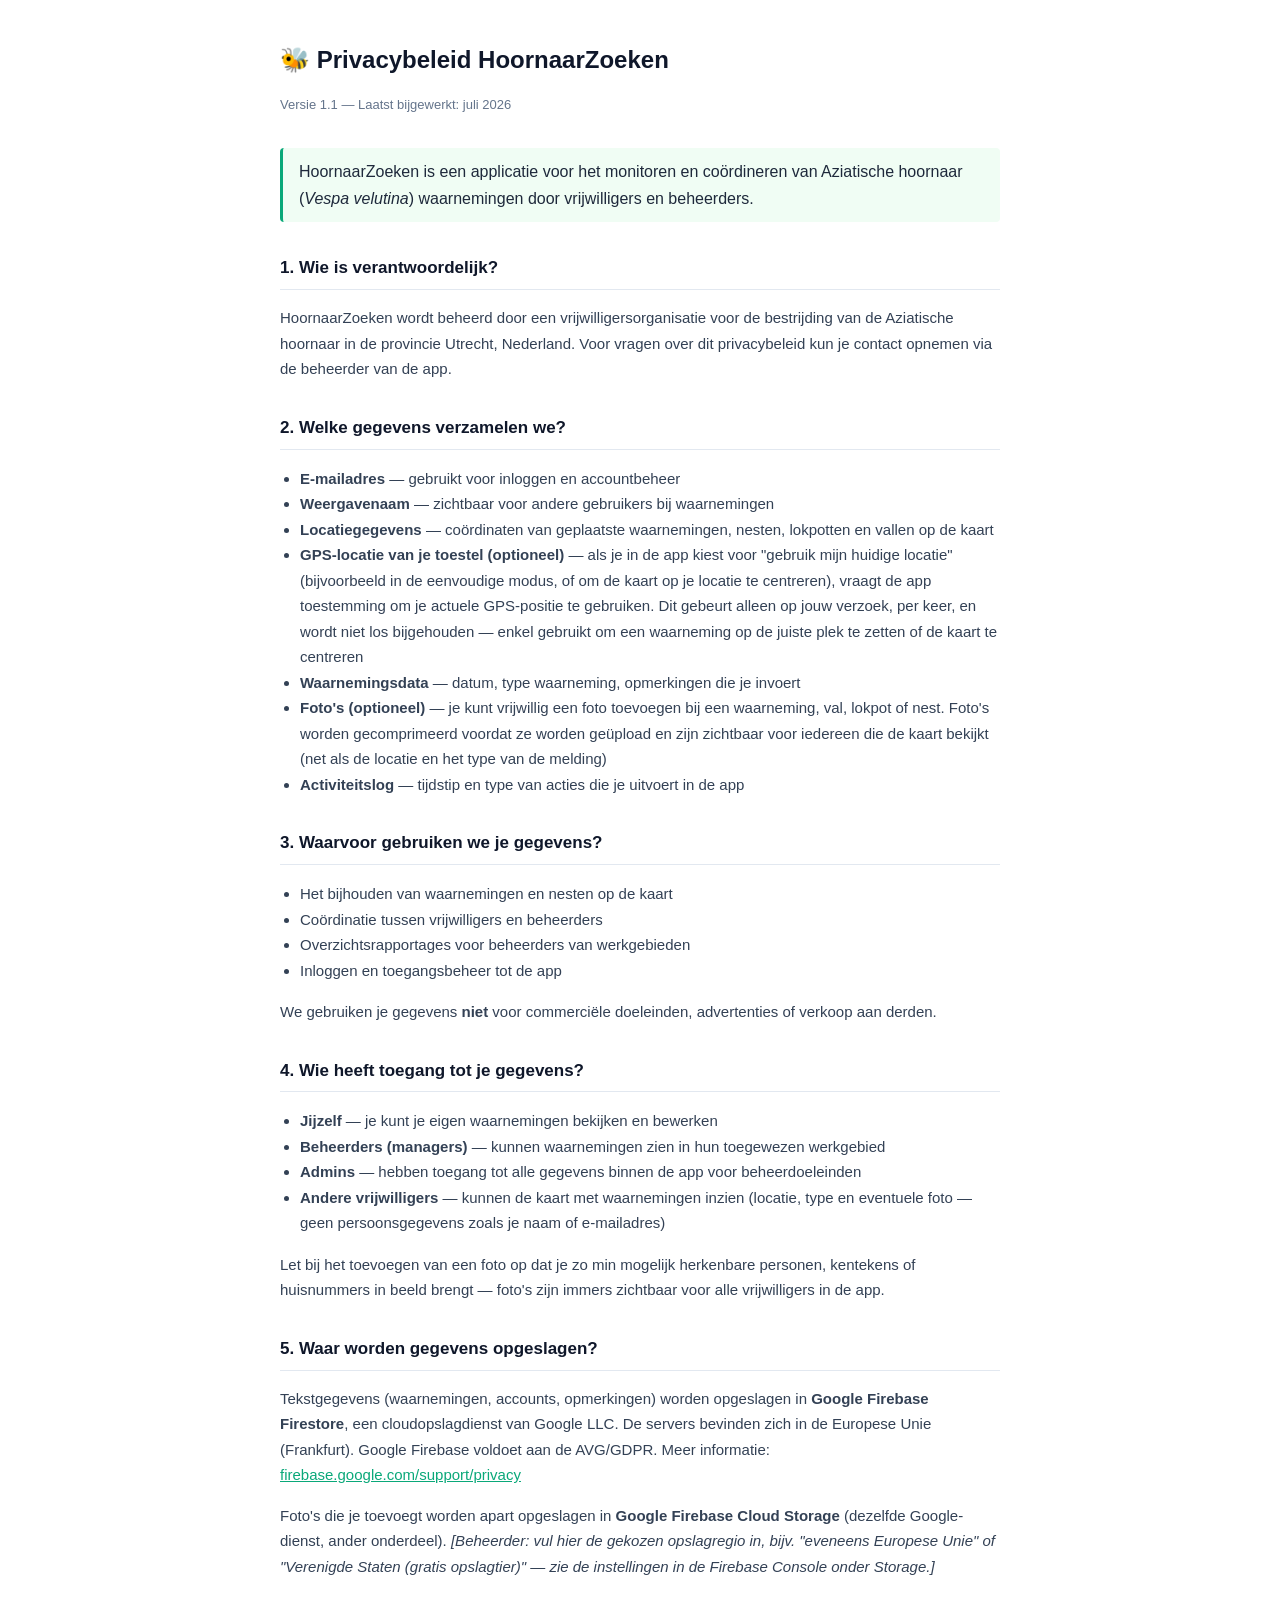
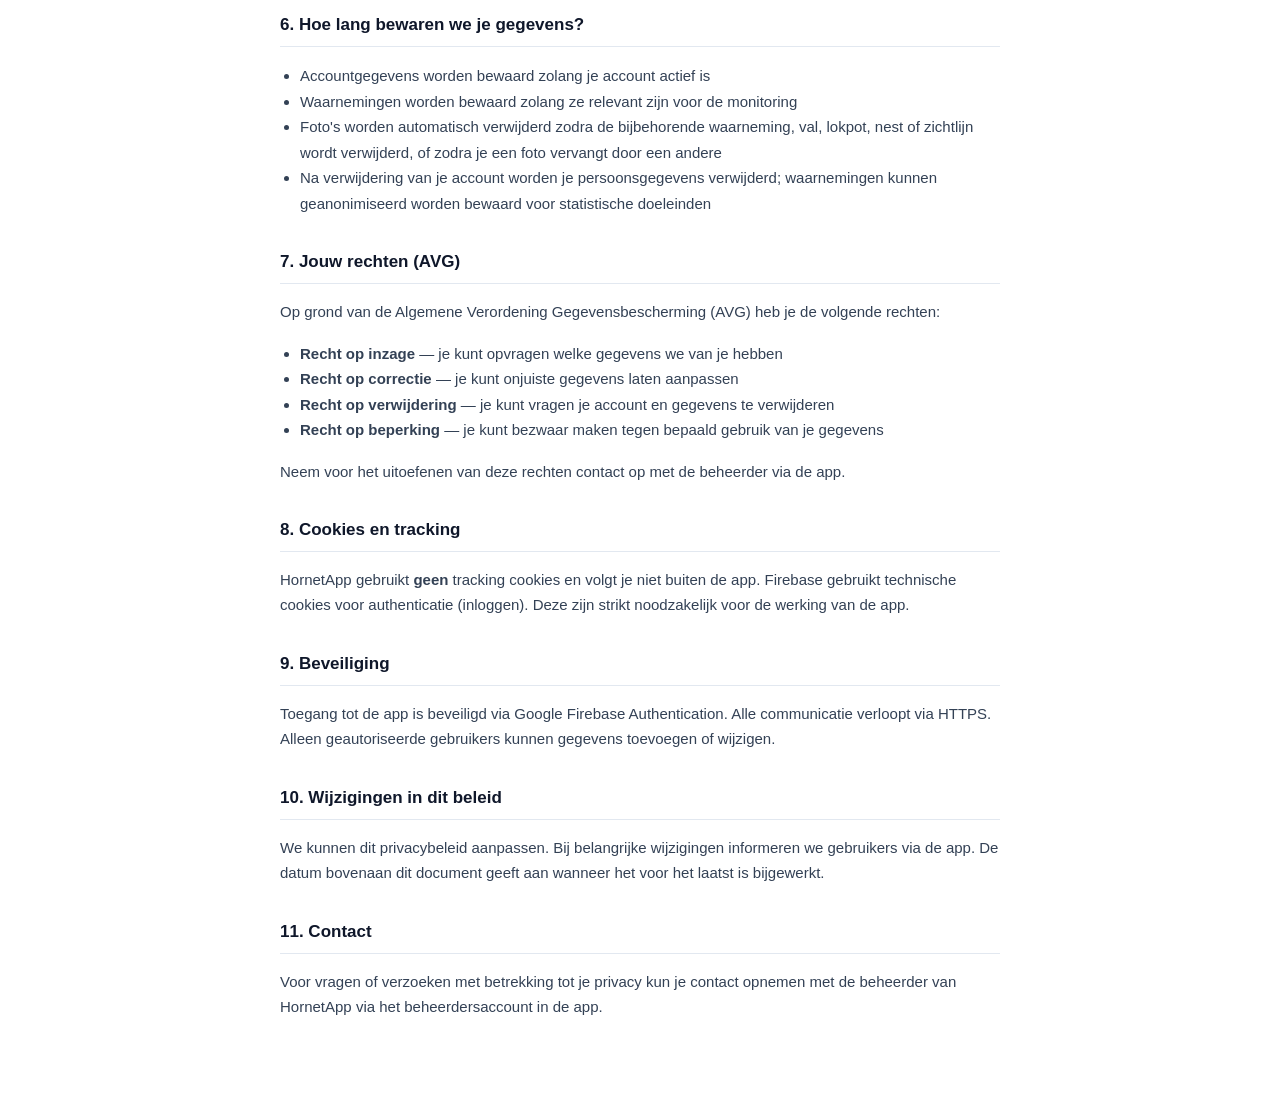
<file: privacy.html>
<!DOCTYPE html>
<html lang="nl">
<head>
  <meta charset="utf-8"/>
  <meta name="viewport" content="width=device-width, initial-scale=1"/>
  <title>Privacybeleid — HoornaarZoeken</title>
  <style>
    body { font-family: -apple-system, BlinkMacSystemFont, 'Segoe UI', sans-serif; max-width: 720px; margin: 0 auto; padding: 24px 20px 60px; color: #1e293b; line-height: 1.7; }
    h1 { color: #0f172a; font-size: 24px; margin-bottom: 4px; }
    h2 { color: #0f172a; font-size: 17px; margin-top: 32px; border-bottom: 1px solid #e2e8f0; padding-bottom: 6px; }
    p, li { color: #334155; font-size: 15px; }
    ul { padding-left: 20px; }
    .meta { color: #64748b; font-size: 13px; margin-bottom: 32px; }
    a { color: #0aa879; }
    .highlight { background: #f0fdf4; border-left: 3px solid #0aa879; padding: 10px 16px; border-radius: 4px; margin: 16px 0; }
  </style>
</head>
<body>

  <h1>🐝 Privacybeleid HoornaarZoeken</h1>
  <p class="meta">Versie 1.1 — Laatst bijgewerkt: juli 2026</p>

  <div class="highlight">
    HoornaarZoeken is een applicatie voor het monitoren en coördineren van Aziatische hoornaar (<em>Vespa velutina</em>) waarnemingen door vrijwilligers en beheerders.
  </div>

  <h2>1. Wie is verantwoordelijk?</h2>
  <p>
    HoornaarZoeken wordt beheerd door een vrijwilligersorganisatie voor de bestrijding van de Aziatische hoornaar in de provincie Utrecht, Nederland.
    Voor vragen over dit privacybeleid kun je contact opnemen via de beheerder van de app.
  </p>

  <h2>2. Welke gegevens verzamelen we?</h2>
  <ul>
    <li><strong>E-mailadres</strong> — gebruikt voor inloggen en accountbeheer</li>
    <li><strong>Weergavenaam</strong> — zichtbaar voor andere gebruikers bij waarnemingen</li>
    <li><strong>Locatiegegevens</strong> — coördinaten van geplaatste waarnemingen, nesten, lokpotten en vallen op de kaart</li>
    <li><strong>GPS-locatie van je toestel (optioneel)</strong> — als je in de app kiest voor "gebruik mijn huidige locatie" (bijvoorbeeld in de eenvoudige modus, of om de kaart op je locatie te centreren), vraagt de app toestemming om je actuele GPS-positie te gebruiken. Dit gebeurt alleen op jouw verzoek, per keer, en wordt niet los bijgehouden — enkel gebruikt om een waarneming op de juiste plek te zetten of de kaart te centreren</li>
    <li><strong>Waarnemingsdata</strong> — datum, type waarneming, opmerkingen die je invoert</li>
    <li><strong>Foto's (optioneel)</strong> — je kunt vrijwillig een foto toevoegen bij een waarneming, val, lokpot of nest. Foto's worden gecomprimeerd voordat ze worden geüpload en zijn zichtbaar voor iedereen die de kaart bekijkt (net als de locatie en het type van de melding)</li>
    <li><strong>Activiteitslog</strong> — tijdstip en type van acties die je uitvoert in de app</li>
  </ul>

  <h2>3. Waarvoor gebruiken we je gegevens?</h2>
  <ul>
    <li>Het bijhouden van waarnemingen en nesten op de kaart</li>
    <li>Coördinatie tussen vrijwilligers en beheerders</li>
    <li>Overzichtsrapportages voor beheerders van werkgebieden</li>
    <li>Inloggen en toegangsbeheer tot de app</li>
  </ul>
  <p>We gebruiken je gegevens <strong>niet</strong> voor commerciële doeleinden, advertenties of verkoop aan derden.</p>

  <h2>4. Wie heeft toegang tot je gegevens?</h2>
  <ul>
    <li><strong>Jijzelf</strong> — je kunt je eigen waarnemingen bekijken en bewerken</li>
    <li><strong>Beheerders (managers)</strong> — kunnen waarnemingen zien in hun toegewezen werkgebied</li>
    <li><strong>Admins</strong> — hebben toegang tot alle gegevens binnen de app voor beheerdoeleinden</li>
    <li><strong>Andere vrijwilligers</strong> — kunnen de kaart met waarnemingen inzien (locatie, type en eventuele foto — geen persoonsgegevens zoals je naam of e-mailadres)</li>
  </ul>
  <p>
    Let bij het toevoegen van een foto op dat je zo min mogelijk herkenbare personen, kentekens of huisnummers in beeld brengt — foto's zijn immers zichtbaar voor alle vrijwilligers in de app.
  </p>

  <h2>5. Waar worden gegevens opgeslagen?</h2>
  <p>
    Tekstgegevens (waarnemingen, accounts, opmerkingen) worden opgeslagen in <strong>Google Firebase Firestore</strong>, een cloudopslagdienst van Google LLC.
    De servers bevinden zich in de Europese Unie (Frankfurt). Google Firebase voldoet aan de AVG/GDPR.
    Meer informatie: <a href="https://firebase.google.com/support/privacy" target="_blank">firebase.google.com/support/privacy</a>
  </p>
  <p>
    Foto's die je toevoegt worden apart opgeslagen in <strong>Google Firebase Cloud Storage</strong> (dezelfde Google-dienst, ander onderdeel).
    <em>[Beheerder: vul hier de gekozen opslagregio in, bijv. "eveneens Europese Unie" of "Verenigde Staten (gratis opslagtier)" —
    zie de instellingen in de Firebase Console onder Storage.]</em>
  </p>

  <h2>6. Hoe lang bewaren we je gegevens?</h2>
  <ul>
    <li>Accountgegevens worden bewaard zolang je account actief is</li>
    <li>Waarnemingen worden bewaard zolang ze relevant zijn voor de monitoring</li>
    <li>Foto's worden automatisch verwijderd zodra de bijbehorende waarneming, val, lokpot, nest of zichtlijn wordt verwijderd, of zodra je een foto vervangt door een andere</li>
    <li>Na verwijdering van je account worden je persoonsgegevens verwijderd; waarnemingen kunnen geanonimiseerd worden bewaard voor statistische doeleinden</li>
  </ul>

  <h2>7. Jouw rechten (AVG)</h2>
  <p>Op grond van de Algemene Verordening Gegevensbescherming (AVG) heb je de volgende rechten:</p>
  <ul>
    <li><strong>Recht op inzage</strong> — je kunt opvragen welke gegevens we van je hebben</li>
    <li><strong>Recht op correctie</strong> — je kunt onjuiste gegevens laten aanpassen</li>
    <li><strong>Recht op verwijdering</strong> — je kunt vragen je account en gegevens te verwijderen</li>
    <li><strong>Recht op beperking</strong> — je kunt bezwaar maken tegen bepaald gebruik van je gegevens</li>
  </ul>
  <p>Neem voor het uitoefenen van deze rechten contact op met de beheerder via de app.</p>

  <h2>8. Cookies en tracking</h2>
  <p>
    HornetApp gebruikt <strong>geen</strong> tracking cookies en volgt je niet buiten de app.
    Firebase gebruikt technische cookies voor authenticatie (inloggen). Deze zijn strikt noodzakelijk voor de werking van de app.
  </p>

  <h2>9. Beveiliging</h2>
  <p>
    Toegang tot de app is beveiligd via Google Firebase Authentication. Alle communicatie verloopt via HTTPS.
    Alleen geautoriseerde gebruikers kunnen gegevens toevoegen of wijzigen.
  </p>

  <h2>10. Wijzigingen in dit beleid</h2>
  <p>
    We kunnen dit privacybeleid aanpassen. Bij belangrijke wijzigingen informeren we gebruikers via de app.
    De datum bovenaan dit document geeft aan wanneer het voor het laatst is bijgewerkt.
  </p>

  <h2>11. Contact</h2>
  <p>
    Voor vragen of verzoeken met betrekking tot je privacy kun je contact opnemen met de beheerder van HornetApp
    via het beheerdersaccount in de app.
  </p>

</body>
</html>
</file>
